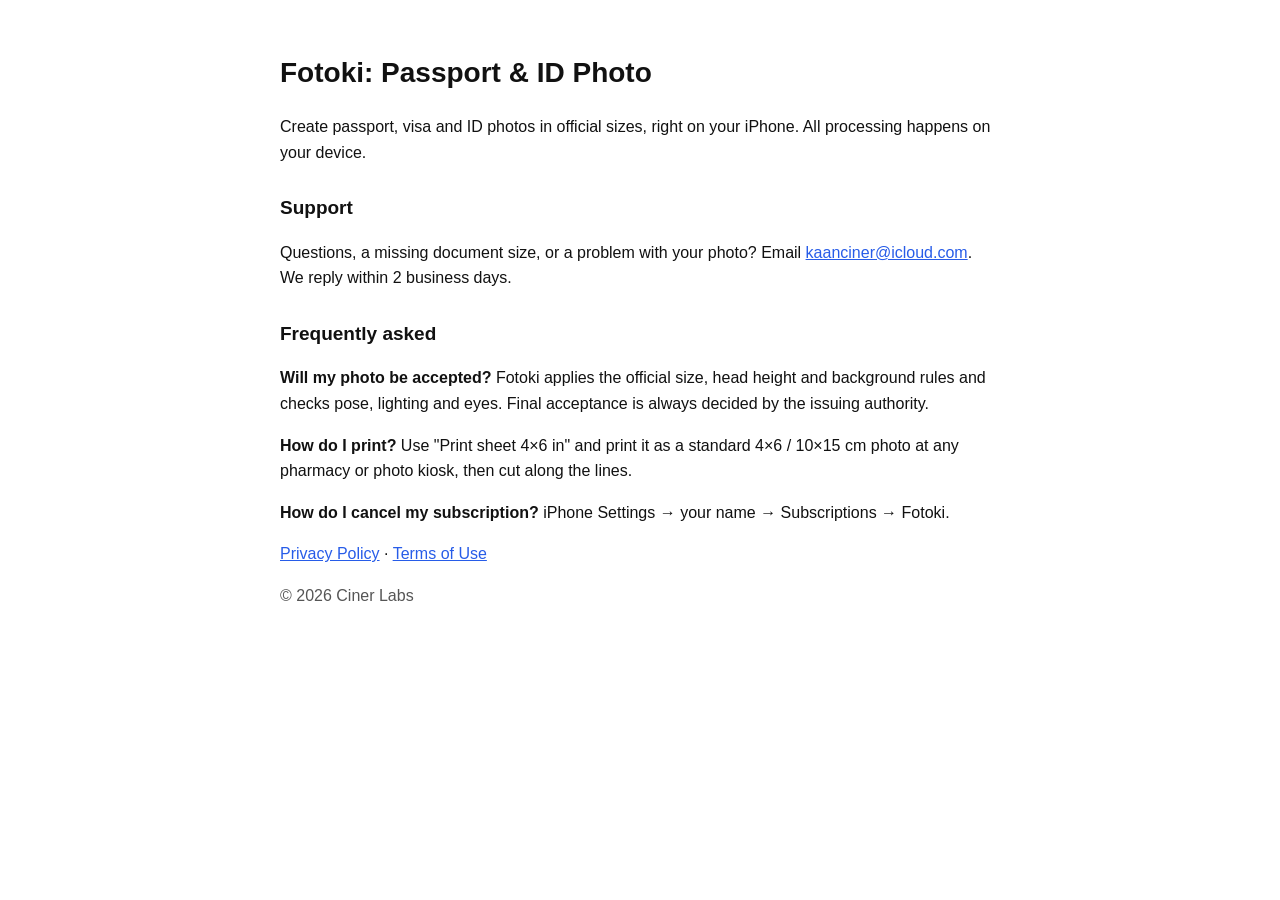
<file: index.html>
<!doctype html><html lang="en"><head><meta charset="utf-8"><meta name="viewport" content="width=device-width,initial-scale=1"><title>Fotoki Support</title><link rel="stylesheet" href="style.css"></head><body>
<h1>Fotoki: Passport &amp; ID Photo</h1>
<p>Create passport, visa and ID photos in official sizes, right on your iPhone. All processing happens on your device.</p>
<h2>Support</h2>
<p>Questions, a missing document size, or a problem with your photo? Email <a href="mailto:kaanciner@icloud.com?subject=Fotoki">kaanciner@icloud.com</a>. We reply within 2 business days.</p>
<h2>Frequently asked</h2>
<p><b>Will my photo be accepted?</b> Fotoki applies the official size, head height and background rules and checks pose, lighting and eyes. Final acceptance is always decided by the issuing authority.</p>
<p><b>How do I print?</b> Use "Print sheet 4×6 in" and print it as a standard 4×6 / 10×15 cm photo at any pharmacy or photo kiosk, then cut along the lines.</p>
<p><b>How do I cancel my subscription?</b> iPhone Settings → your name → Subscriptions → Fotoki.</p>
<p><a href="privacy.html">Privacy Policy</a> · <a href="terms.html">Terms of Use</a></p>
<p class="muted">© 2026 Ciner Labs</p></body></html>
</file>
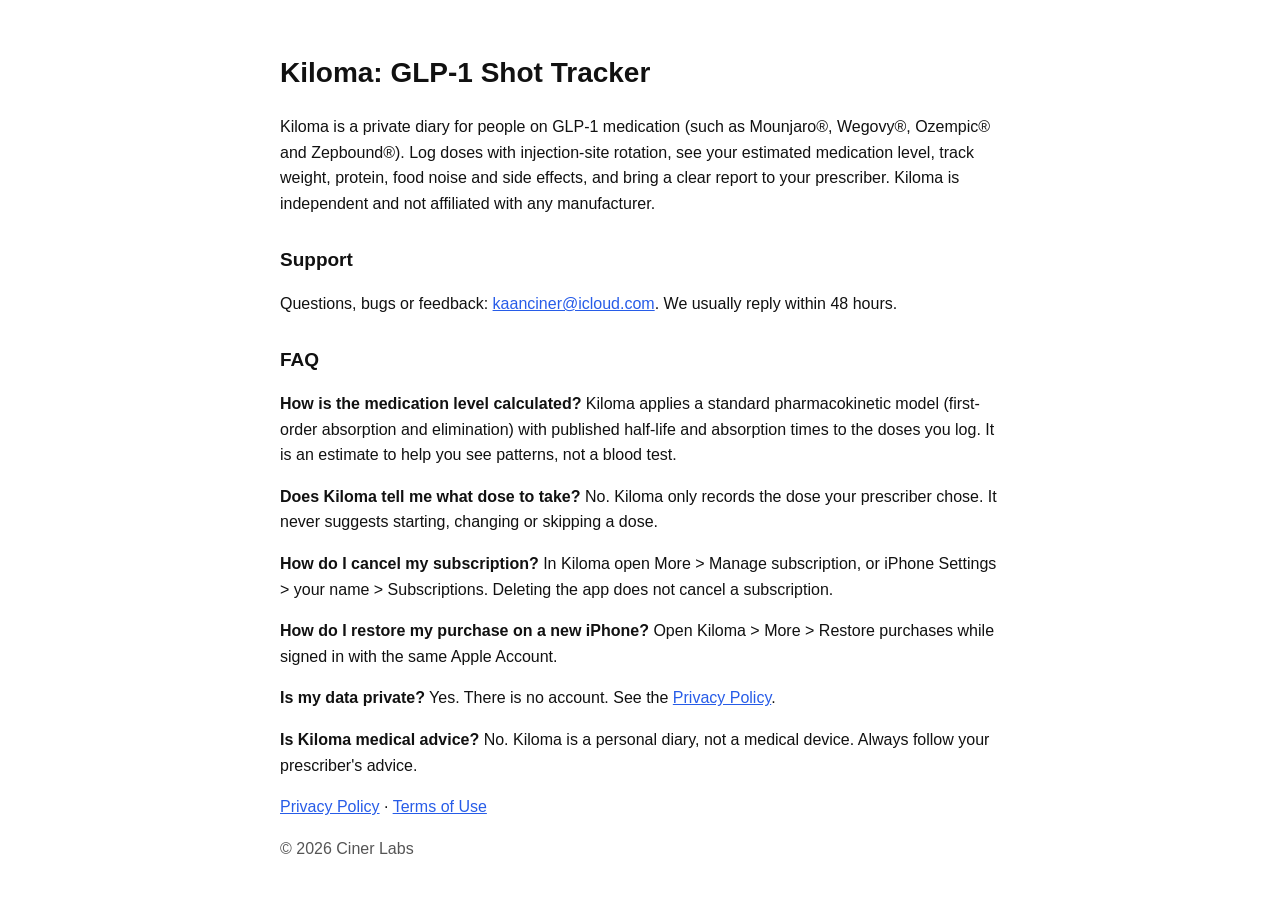
<file: kiloma/index.html>
<!doctype html><html lang="en"><head><meta charset="utf-8"><meta name="viewport" content="width=device-width,initial-scale=1"><title>Kiloma: GLP-1 Shot Tracker – Support</title><link rel="stylesheet" href="../style.css"></head><body>
<h1>Kiloma: GLP-1 Shot Tracker</h1>
<p>Kiloma is a private diary for people on GLP-1 medication (such as Mounjaro®, Wegovy®, Ozempic® and Zepbound®). Log doses with injection-site rotation, see your estimated medication level, track weight, protein, food noise and side effects, and bring a clear report to your prescriber. Kiloma is independent and not affiliated with any manufacturer.</p>
<h2>Support</h2>
<p>Questions, bugs or feedback: <a href="mailto:kaanciner@icloud.com?subject=Kiloma">kaanciner@icloud.com</a>. We usually reply within 48 hours.</p>
<h2>FAQ</h2>
<p><b>How is the medication level calculated?</b> Kiloma applies a standard pharmacokinetic model (first-order absorption and elimination) with published half-life and absorption times to the doses you log. It is an estimate to help you see patterns, not a blood test.</p>
<p><b>Does Kiloma tell me what dose to take?</b> No. Kiloma only records the dose your prescriber chose. It never suggests starting, changing or skipping a dose.</p>
<p><b>How do I cancel my subscription?</b> In Kiloma open More &gt; Manage subscription, or iPhone Settings &gt; your name &gt; Subscriptions. Deleting the app does not cancel a subscription.</p>
<p><b>How do I restore my purchase on a new iPhone?</b> Open Kiloma &gt; More &gt; Restore purchases while signed in with the same Apple Account.</p>
<p><b>Is my data private?</b> Yes. There is no account. See the <a href="privacy.html">Privacy Policy</a>.</p>
<p><b>Is Kiloma medical advice?</b> No. Kiloma is a personal diary, not a medical device. Always follow your prescriber's advice.</p>
<p><a href="privacy.html">Privacy Policy</a> · <a href="terms.html">Terms of Use</a></p>
<p class="muted">© 2026 Ciner Labs</p></body></html>
</file>
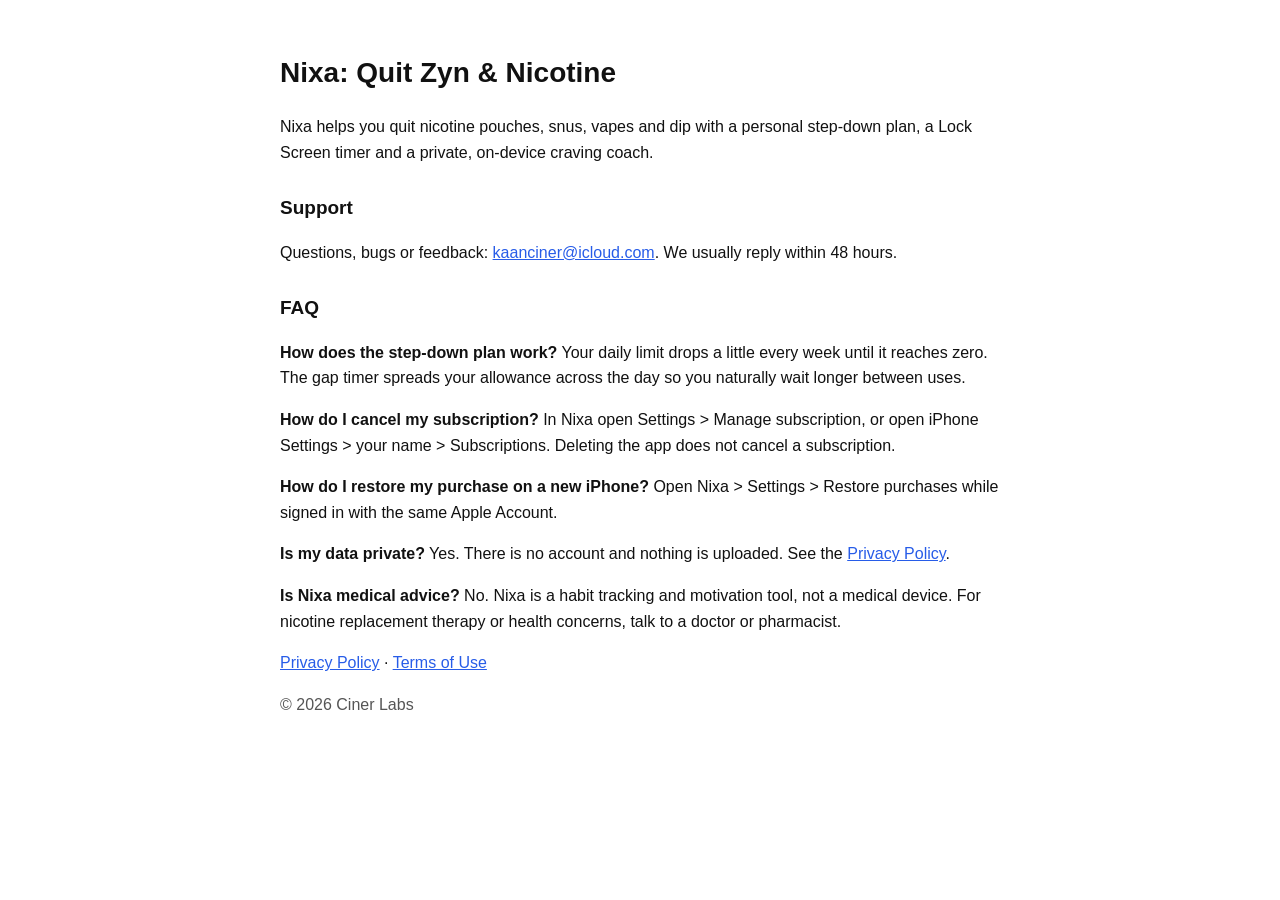
<file: nixa/index.html>
<!doctype html><html lang="en"><head><meta charset="utf-8"><meta name="viewport" content="width=device-width,initial-scale=1"><title>Nixa: Quit Zyn &amp; Nicotine – Support</title><link rel="stylesheet" href="../style.css"></head><body>
<h1>Nixa: Quit Zyn &amp; Nicotine</h1>
<p>Nixa helps you quit nicotine pouches, snus, vapes and dip with a personal step-down plan, a Lock Screen timer and a private, on-device craving coach.</p>
<h2>Support</h2>
<p>Questions, bugs or feedback: <a href="mailto:kaanciner@icloud.com?subject=Nixa">kaanciner@icloud.com</a>. We usually reply within 48 hours.</p>
<h2>FAQ</h2>
<p><b>How does the step-down plan work?</b> Your daily limit drops a little every week until it reaches zero. The gap timer spreads your allowance across the day so you naturally wait longer between uses.</p>
<p><b>How do I cancel my subscription?</b> In Nixa open Settings &gt; Manage subscription, or open iPhone Settings &gt; your name &gt; Subscriptions. Deleting the app does not cancel a subscription.</p>
<p><b>How do I restore my purchase on a new iPhone?</b> Open Nixa &gt; Settings &gt; Restore purchases while signed in with the same Apple Account.</p>
<p><b>Is my data private?</b> Yes. There is no account and nothing is uploaded. See the <a href="privacy.html">Privacy Policy</a>.</p>
<p><b>Is Nixa medical advice?</b> No. Nixa is a habit tracking and motivation tool, not a medical device. For nicotine replacement therapy or health concerns, talk to a doctor or pharmacist.</p>
<p><a href="privacy.html">Privacy Policy</a> · <a href="terms.html">Terms of Use</a></p>
<p class="muted">© 2026 Ciner Labs</p></body></html>
</file>
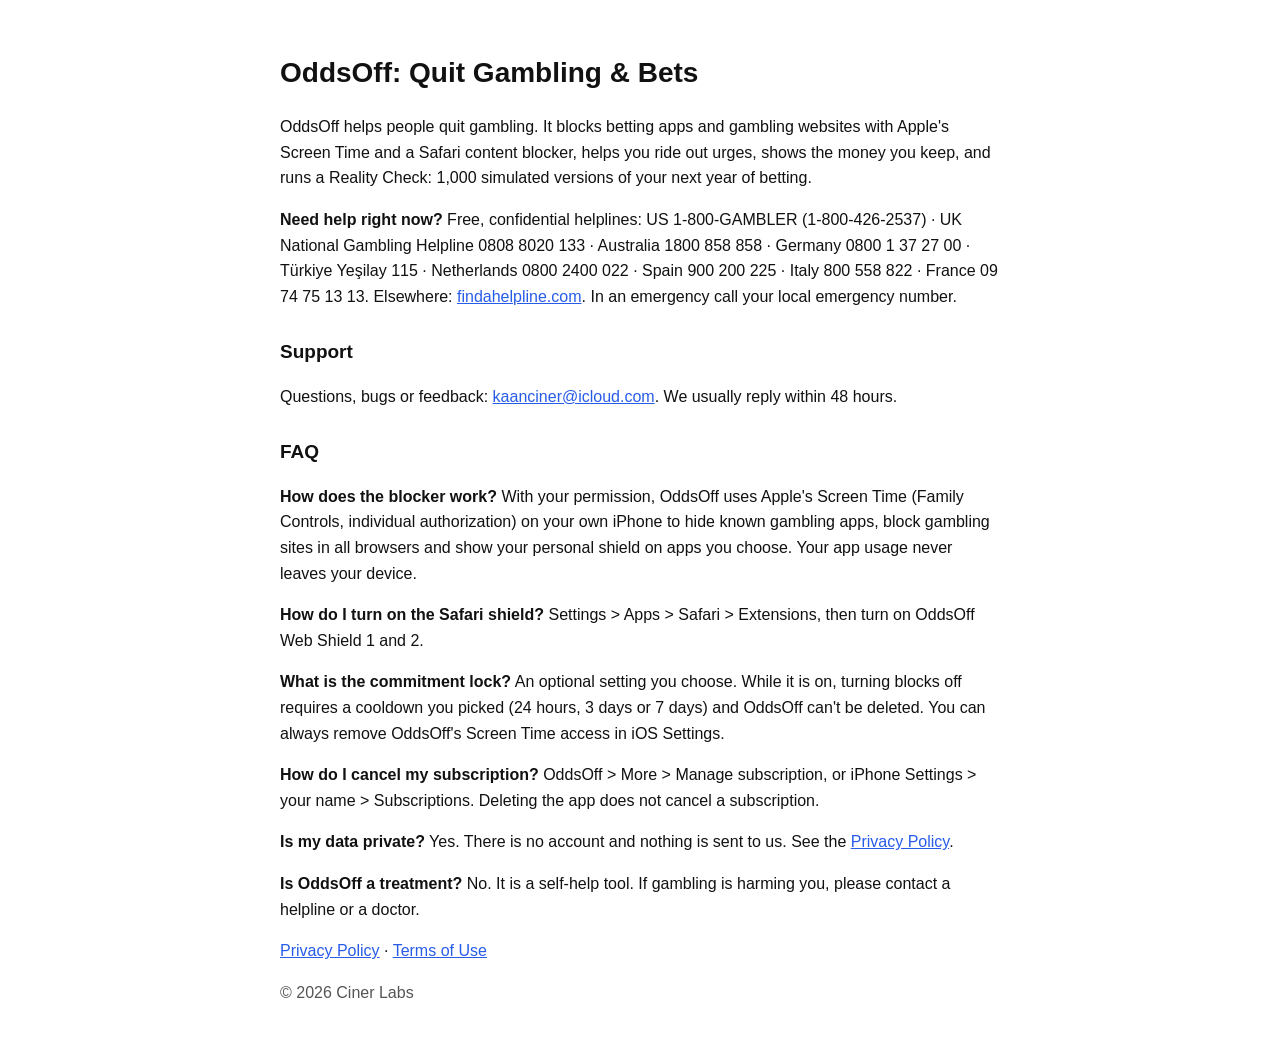
<file: oddsoff/index.html>
<!doctype html><html lang="en"><head><meta charset="utf-8"><meta name="viewport" content="width=device-width,initial-scale=1"><title>OddsOff: Quit Gambling &amp; Bets – Support</title><link rel="stylesheet" href="../style.css"></head><body>
<h1>OddsOff: Quit Gambling &amp; Bets</h1>
<p>OddsOff helps people quit gambling. It blocks betting apps and gambling websites with Apple's Screen Time and a Safari content blocker, helps you ride out urges, shows the money you keep, and runs a Reality Check: 1,000 simulated versions of your next year of betting.</p>
<p><b>Need help right now?</b> Free, confidential helplines: US 1-800-GAMBLER (1-800-426-2537) · UK National Gambling Helpline 0808 8020 133 · Australia 1800 858 858 · Germany 0800 1 37 27 00 · Türkiye Yeşilay 115 · Netherlands 0800 2400 022 · Spain 900 200 225 · Italy 800 558 822 · France 09 74 75 13 13. Elsewhere: <a href="https://findahelpline.com/topics/gambling">findahelpline.com</a>. In an emergency call your local emergency number.</p>
<h2>Support</h2>
<p>Questions, bugs or feedback: <a href="mailto:kaanciner@icloud.com?subject=OddsOff">kaanciner@icloud.com</a>. We usually reply within 48 hours.</p>
<h2>FAQ</h2>
<p><b>How does the blocker work?</b> With your permission, OddsOff uses Apple's Screen Time (Family Controls, individual authorization) on your own iPhone to hide known gambling apps, block gambling sites in all browsers and show your personal shield on apps you choose. Your app usage never leaves your device.</p>
<p><b>How do I turn on the Safari shield?</b> Settings &gt; Apps &gt; Safari &gt; Extensions, then turn on OddsOff Web Shield 1 and 2.</p>
<p><b>What is the commitment lock?</b> An optional setting you choose. While it is on, turning blocks off requires a cooldown you picked (24 hours, 3 days or 7 days) and OddsOff can't be deleted. You can always remove OddsOff's Screen Time access in iOS Settings.</p>
<p><b>How do I cancel my subscription?</b> OddsOff &gt; More &gt; Manage subscription, or iPhone Settings &gt; your name &gt; Subscriptions. Deleting the app does not cancel a subscription.</p>
<p><b>Is my data private?</b> Yes. There is no account and nothing is sent to us. See the <a href="privacy.html">Privacy Policy</a>.</p>
<p><b>Is OddsOff a treatment?</b> No. It is a self-help tool. If gambling is harming you, please contact a helpline or a doctor.</p>
<p><a href="privacy.html">Privacy Policy</a> · <a href="terms.html">Terms of Use</a></p>
<p class="muted">© 2026 Ciner Labs</p></body></html>
</file>
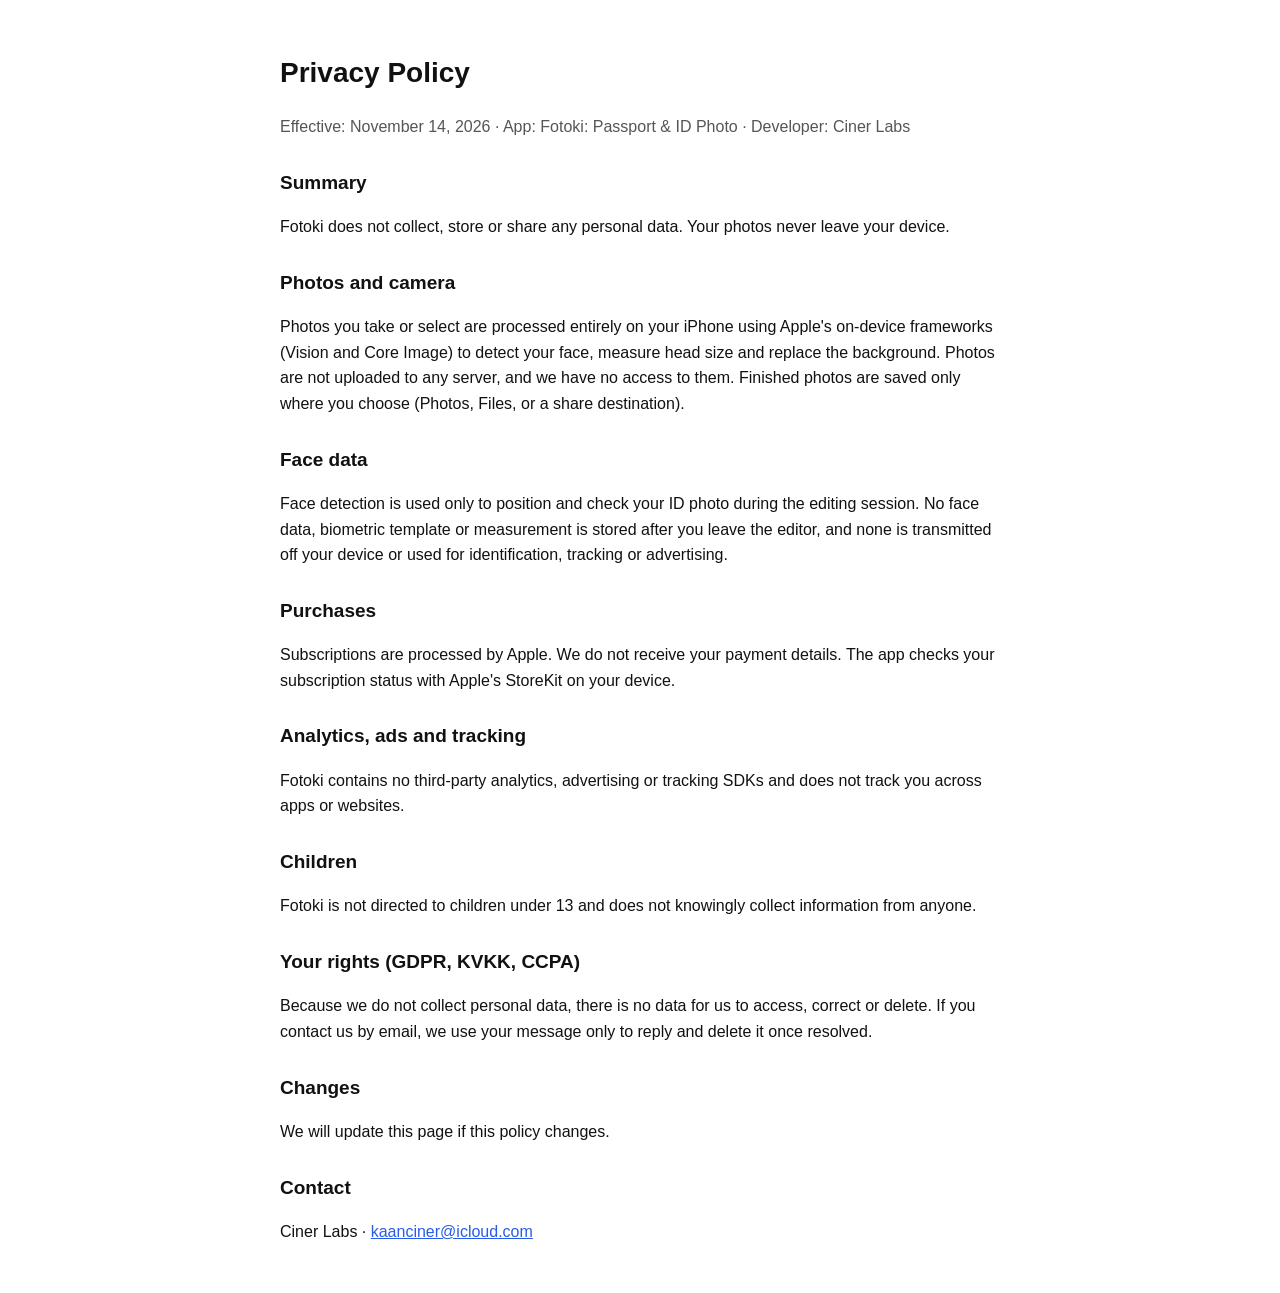
<file: privacy.html>
<!doctype html><html lang="en"><head><meta charset="utf-8"><meta name="viewport" content="width=device-width,initial-scale=1"><title>Fotoki Privacy Policy</title><link rel="stylesheet" href="style.css"></head><body>
<h1>Privacy Policy</h1><p class="muted">Effective: November 14, 2026 · App: Fotoki: Passport &amp; ID Photo · Developer: Ciner Labs</p>
<h2>Summary</h2><p>Fotoki does not collect, store or share any personal data. Your photos never leave your device.</p>
<h2>Photos and camera</h2><p>Photos you take or select are processed entirely on your iPhone using Apple's on-device frameworks (Vision and Core Image) to detect your face, measure head size and replace the background. Photos are not uploaded to any server, and we have no access to them. Finished photos are saved only where you choose (Photos, Files, or a share destination).</p>
<h2>Face data</h2><p>Face detection is used only to position and check your ID photo during the editing session. No face data, biometric template or measurement is stored after you leave the editor, and none is transmitted off your device or used for identification, tracking or advertising.</p>
<h2>Purchases</h2><p>Subscriptions are processed by Apple. We do not receive your payment details. The app checks your subscription status with Apple's StoreKit on your device.</p>
<h2>Analytics, ads and tracking</h2><p>Fotoki contains no third-party analytics, advertising or tracking SDKs and does not track you across apps or websites.</p>
<h2>Children</h2><p>Fotoki is not directed to children under 13 and does not knowingly collect information from anyone.</p>
<h2>Your rights (GDPR, KVKK, CCPA)</h2><p>Because we do not collect personal data, there is no data for us to access, correct or delete. If you contact us by email, we use your message only to reply and delete it once resolved.</p>
<h2>Changes</h2><p>We will update this page if this policy changes.</p>
<h2>Contact</h2><p>Ciner Labs · <a href="mailto:kaanciner@icloud.com">kaanciner@icloud.com</a></p></body></html>
</file>
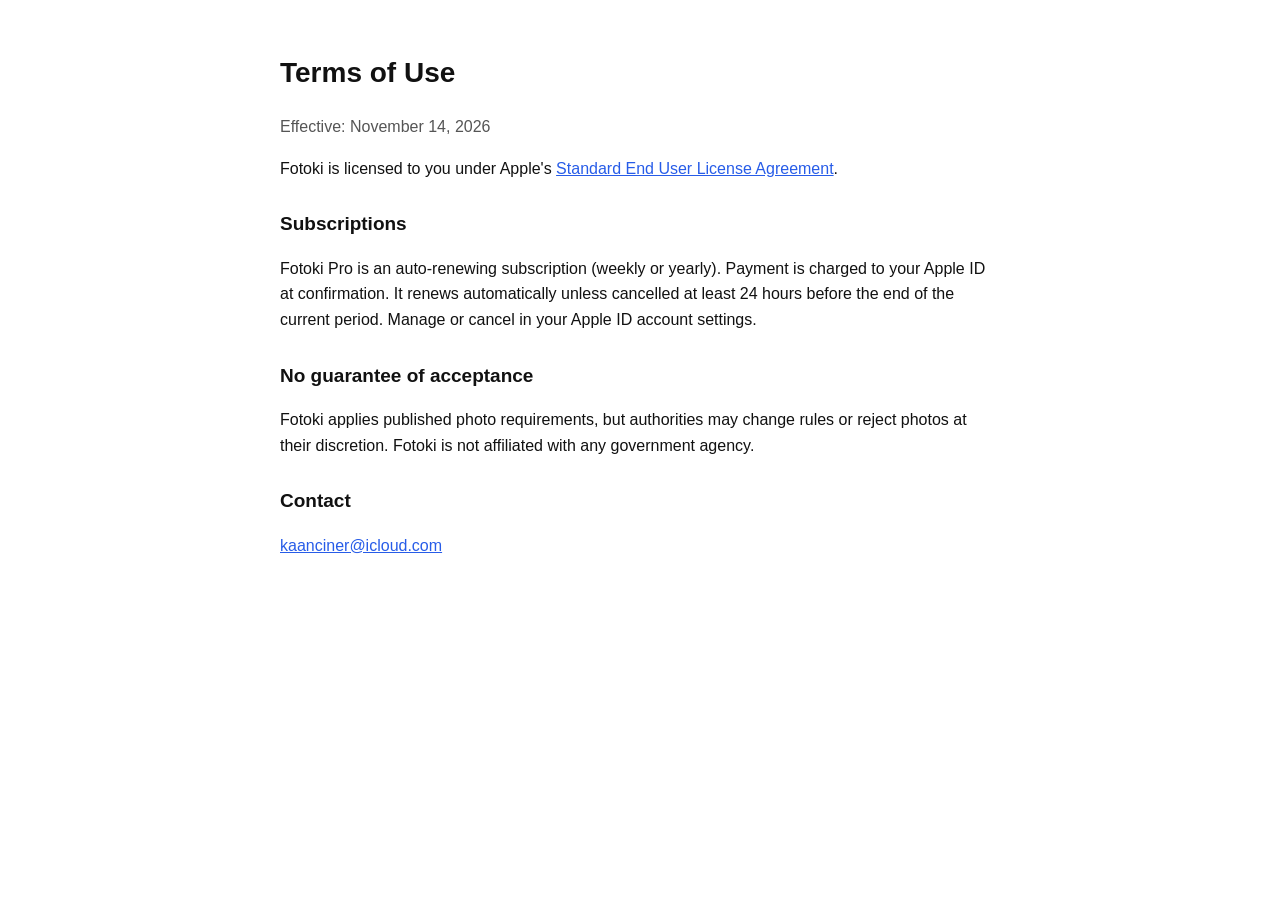
<file: terms.html>
<!doctype html><html lang="en"><head><meta charset="utf-8"><meta name="viewport" content="width=device-width,initial-scale=1"><title>Fotoki Terms of Use</title><link rel="stylesheet" href="style.css"></head><body>
<h1>Terms of Use</h1><p class="muted">Effective: November 14, 2026</p>
<p>Fotoki is licensed to you under Apple's <a href="https://www.apple.com/legal/internet-services/itunes/dev/stdeula/">Standard End User License Agreement</a>.</p>
<h2>Subscriptions</h2><p>Fotoki Pro is an auto-renewing subscription (weekly or yearly). Payment is charged to your Apple ID at confirmation. It renews automatically unless cancelled at least 24 hours before the end of the current period. Manage or cancel in your Apple ID account settings.</p>
<h2>No guarantee of acceptance</h2><p>Fotoki applies published photo requirements, but authorities may change rules or reject photos at their discretion. Fotoki is not affiliated with any government agency.</p>
<h2>Contact</h2><p><a href="mailto:kaanciner@icloud.com">kaanciner@icloud.com</a></p></body></html>
</file>
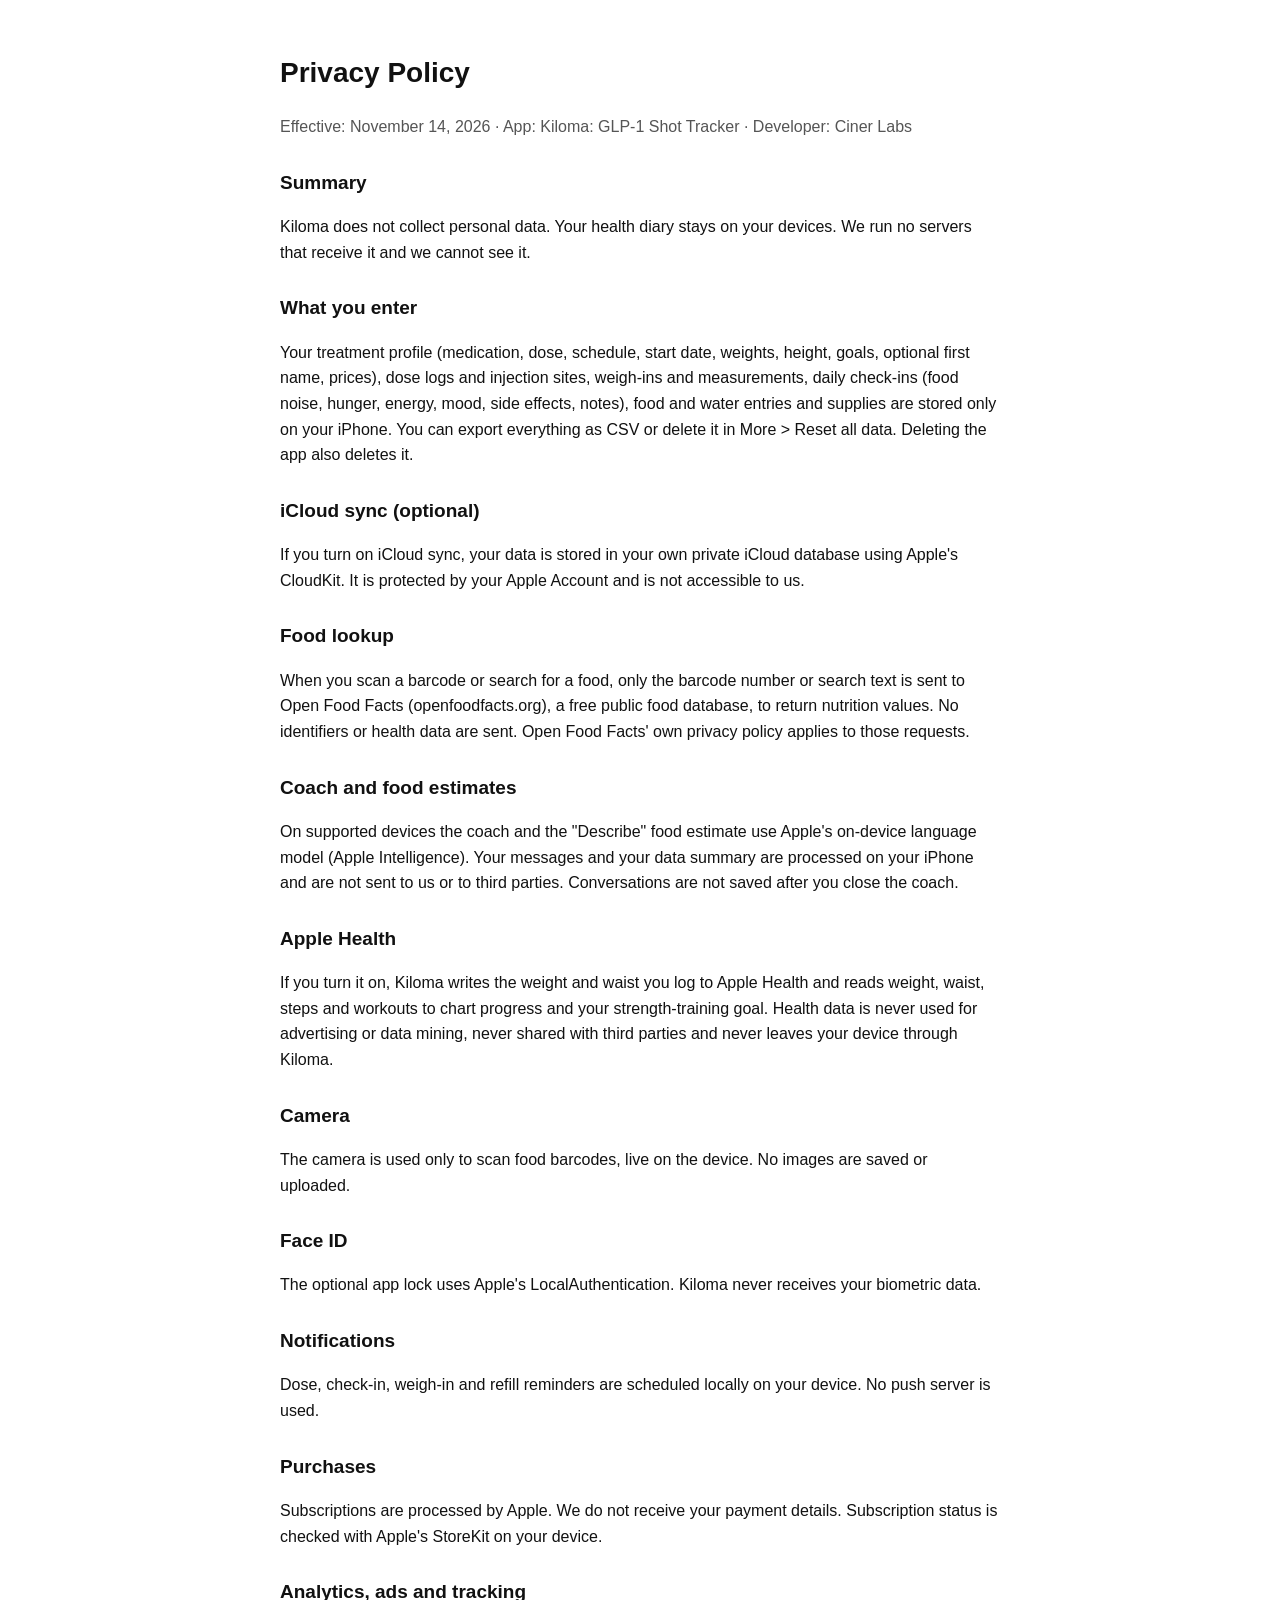
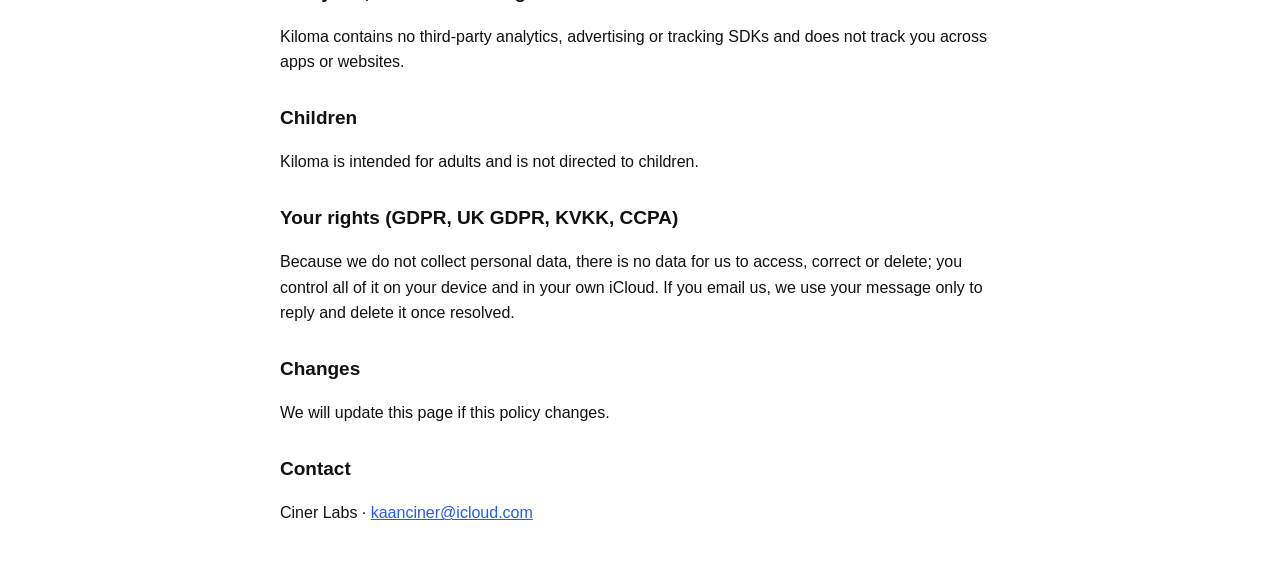
<file: kiloma/privacy.html>
<!doctype html><html lang="en"><head><meta charset="utf-8"><meta name="viewport" content="width=device-width,initial-scale=1"><title>Kiloma Privacy Policy</title><link rel="stylesheet" href="../style.css"></head><body>
<h1>Privacy Policy</h1><p class="muted">Effective: November 14, 2026 · App: Kiloma: GLP-1 Shot Tracker · Developer: Ciner Labs</p>
<h2>Summary</h2><p>Kiloma does not collect personal data. Your health diary stays on your devices. We run no servers that receive it and we cannot see it.</p>
<h2>What you enter</h2><p>Your treatment profile (medication, dose, schedule, start date, weights, height, goals, optional first name, prices), dose logs and injection sites, weigh-ins and measurements, daily check-ins (food noise, hunger, energy, mood, side effects, notes), food and water entries and supplies are stored only on your iPhone. You can export everything as CSV or delete it in More &gt; Reset all data. Deleting the app also deletes it.</p>
<h2>iCloud sync (optional)</h2><p>If you turn on iCloud sync, your data is stored in your own private iCloud database using Apple's CloudKit. It is protected by your Apple Account and is not accessible to us.</p>
<h2>Food lookup</h2><p>When you scan a barcode or search for a food, only the barcode number or search text is sent to Open Food Facts (openfoodfacts.org), a free public food database, to return nutrition values. No identifiers or health data are sent. Open Food Facts' own privacy policy applies to those requests.</p>
<h2>Coach and food estimates</h2><p>On supported devices the coach and the "Describe" food estimate use Apple's on-device language model (Apple Intelligence). Your messages and your data summary are processed on your iPhone and are not sent to us or to third parties. Conversations are not saved after you close the coach.</p>
<h2>Apple Health</h2><p>If you turn it on, Kiloma writes the weight and waist you log to Apple Health and reads weight, waist, steps and workouts to chart progress and your strength-training goal. Health data is never used for advertising or data mining, never shared with third parties and never leaves your device through Kiloma.</p>
<h2>Camera</h2><p>The camera is used only to scan food barcodes, live on the device. No images are saved or uploaded.</p>
<h2>Face ID</h2><p>The optional app lock uses Apple's LocalAuthentication. Kiloma never receives your biometric data.</p>
<h2>Notifications</h2><p>Dose, check-in, weigh-in and refill reminders are scheduled locally on your device. No push server is used.</p>
<h2>Purchases</h2><p>Subscriptions are processed by Apple. We do not receive your payment details. Subscription status is checked with Apple's StoreKit on your device.</p>
<h2>Analytics, ads and tracking</h2><p>Kiloma contains no third-party analytics, advertising or tracking SDKs and does not track you across apps or websites.</p>
<h2>Children</h2><p>Kiloma is intended for adults and is not directed to children.</p>
<h2>Your rights (GDPR, UK GDPR, KVKK, CCPA)</h2><p>Because we do not collect personal data, there is no data for us to access, correct or delete; you control all of it on your device and in your own iCloud. If you email us, we use your message only to reply and delete it once resolved.</p>
<h2>Changes</h2><p>We will update this page if this policy changes.</p>
<h2>Contact</h2><p>Ciner Labs · <a href="mailto:kaanciner@icloud.com">kaanciner@icloud.com</a></p></body></html>
</file>
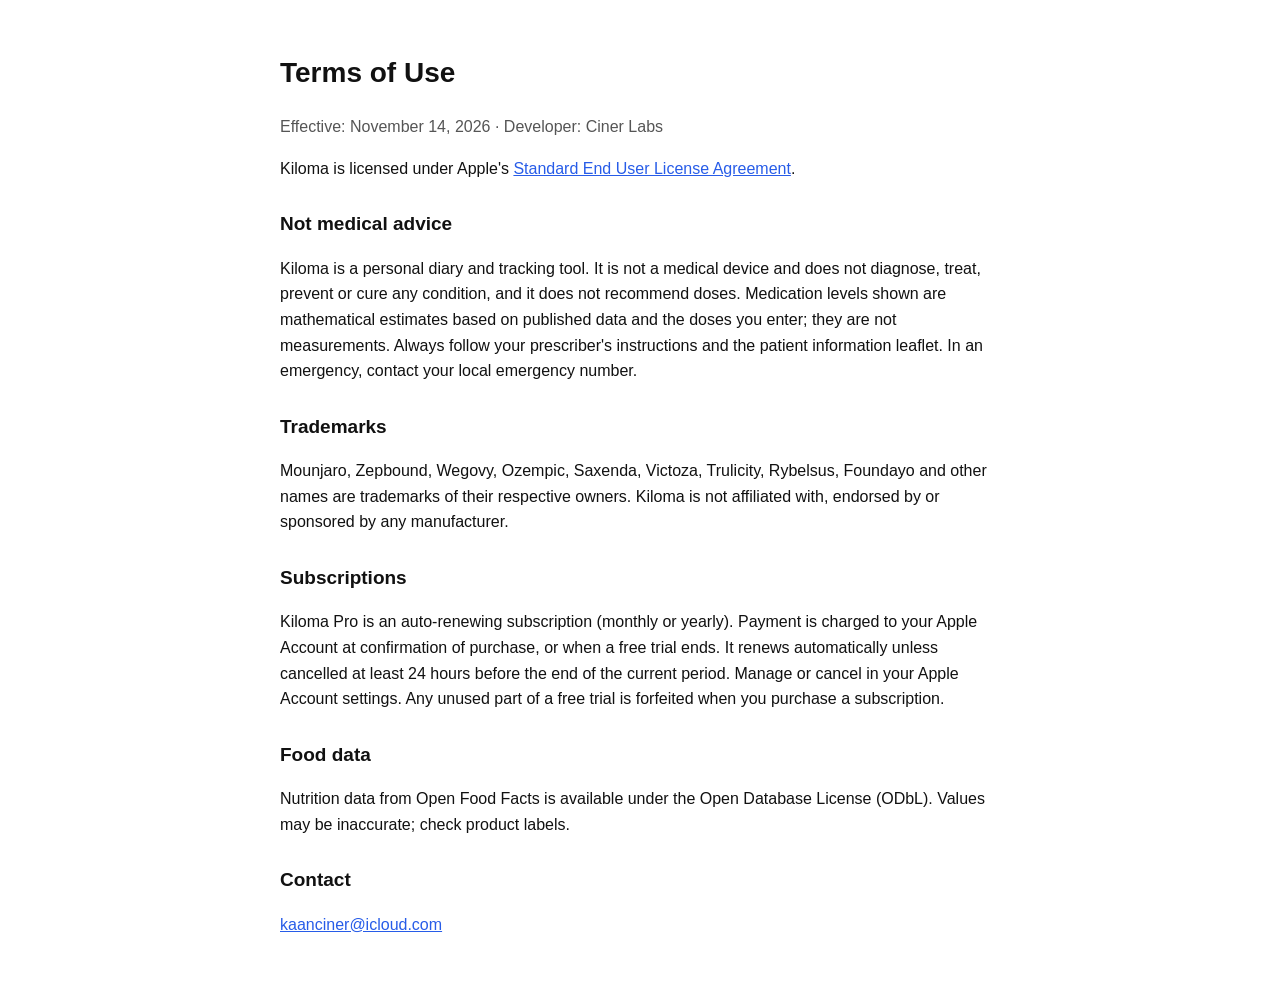
<file: kiloma/terms.html>
<!doctype html><html lang="en"><head><meta charset="utf-8"><meta name="viewport" content="width=device-width,initial-scale=1"><title>Kiloma Terms of Use</title><link rel="stylesheet" href="../style.css"></head><body>
<h1>Terms of Use</h1><p class="muted">Effective: November 14, 2026 · Developer: Ciner Labs</p>
<p>Kiloma is licensed under Apple's <a href="https://www.apple.com/legal/internet-services/itunes/dev/stdeula/">Standard End User License Agreement</a>.</p>
<h2>Not medical advice</h2><p>Kiloma is a personal diary and tracking tool. It is not a medical device and does not diagnose, treat, prevent or cure any condition, and it does not recommend doses. Medication levels shown are mathematical estimates based on published data and the doses you enter; they are not measurements. Always follow your prescriber's instructions and the patient information leaflet. In an emergency, contact your local emergency number.</p>
<h2>Trademarks</h2><p>Mounjaro, Zepbound, Wegovy, Ozempic, Saxenda, Victoza, Trulicity, Rybelsus, Foundayo and other names are trademarks of their respective owners. Kiloma is not affiliated with, endorsed by or sponsored by any manufacturer.</p>
<h2>Subscriptions</h2><p>Kiloma Pro is an auto-renewing subscription (monthly or yearly). Payment is charged to your Apple Account at confirmation of purchase, or when a free trial ends. It renews automatically unless cancelled at least 24 hours before the end of the current period. Manage or cancel in your Apple Account settings. Any unused part of a free trial is forfeited when you purchase a subscription.</p>
<h2>Food data</h2><p>Nutrition data from Open Food Facts is available under the Open Database License (ODbL). Values may be inaccurate; check product labels.</p>
<h2>Contact</h2><p><a href="mailto:kaanciner@icloud.com">kaanciner@icloud.com</a></p></body></html>
</file>
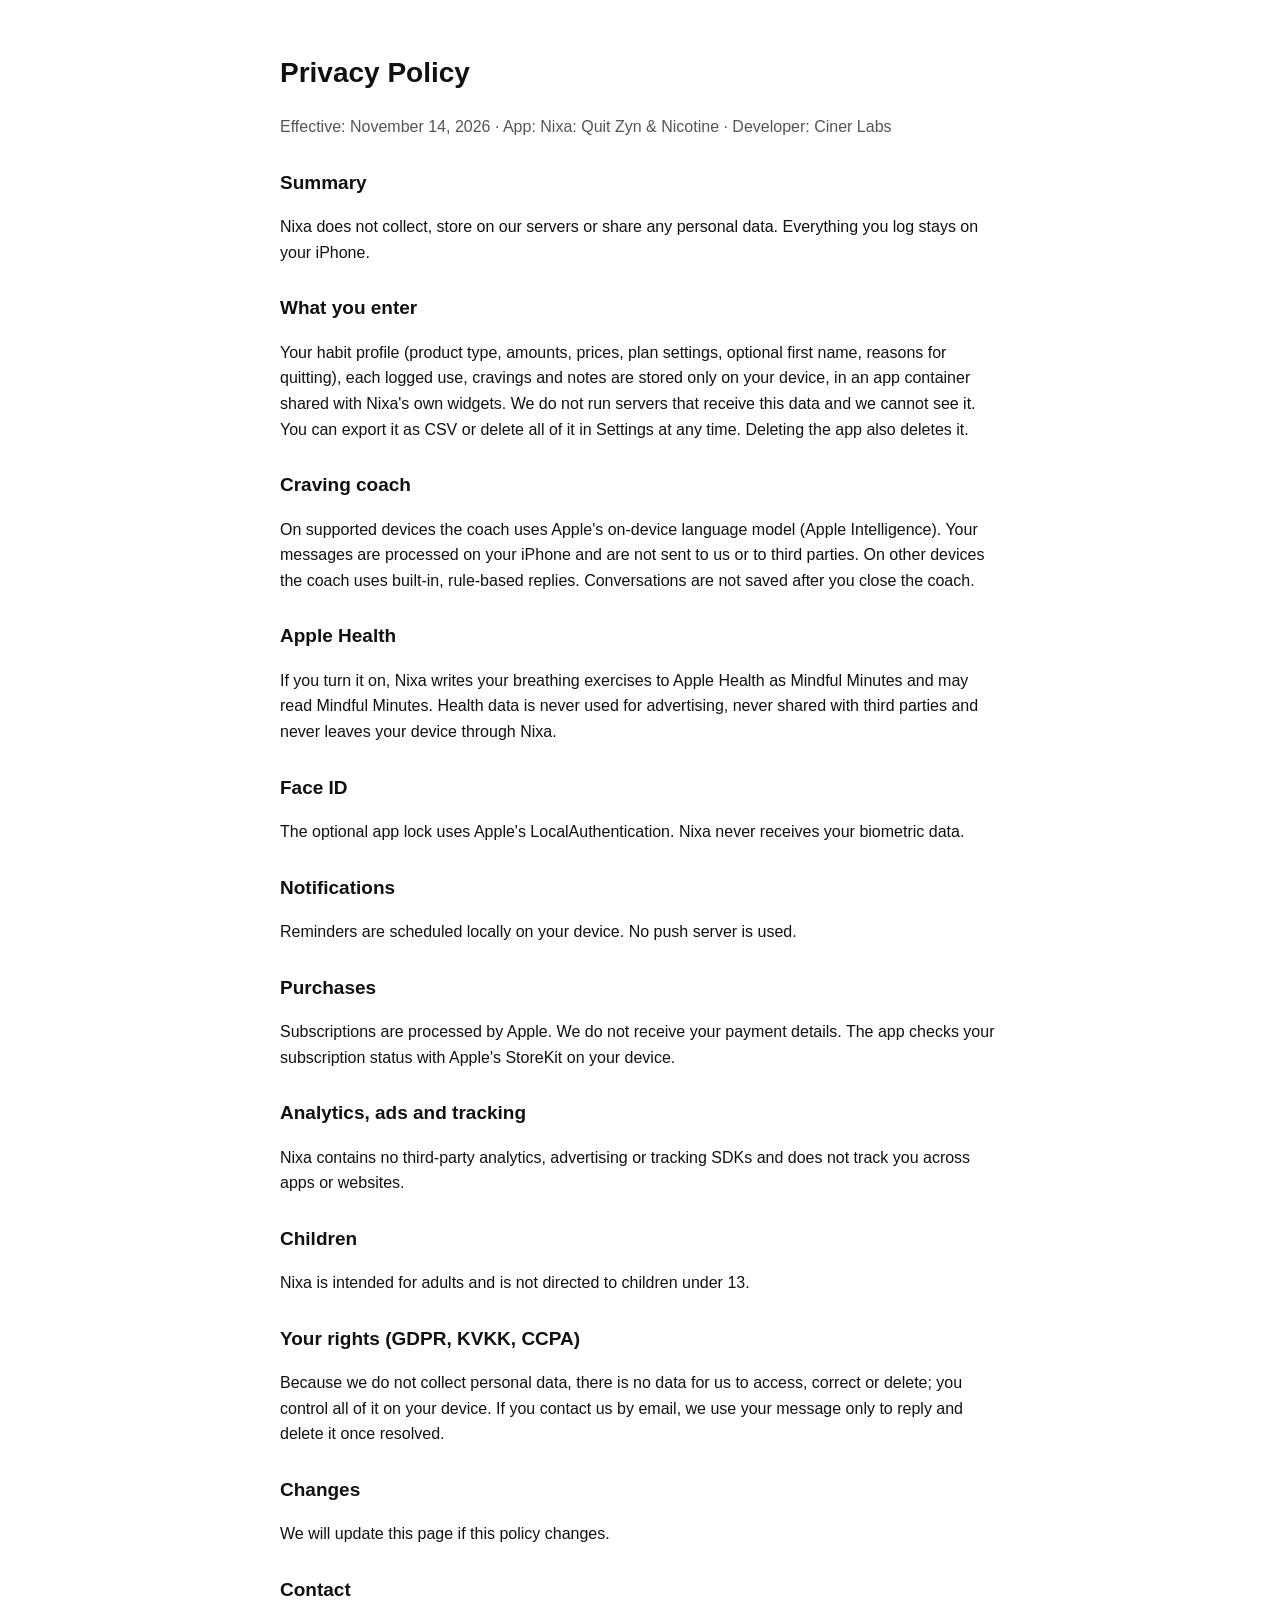
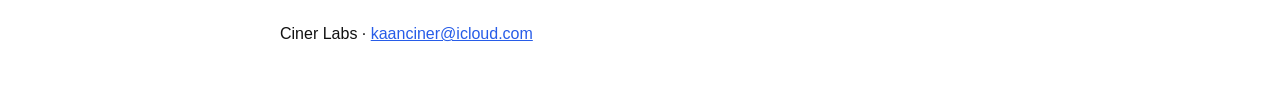
<file: nixa/privacy.html>
<!doctype html><html lang="en"><head><meta charset="utf-8"><meta name="viewport" content="width=device-width,initial-scale=1"><title>Nixa Privacy Policy</title><link rel="stylesheet" href="../style.css"></head><body>
<h1>Privacy Policy</h1><p class="muted">Effective: November 14, 2026 · App: Nixa: Quit Zyn &amp; Nicotine · Developer: Ciner Labs</p>
<h2>Summary</h2><p>Nixa does not collect, store on our servers or share any personal data. Everything you log stays on your iPhone.</p>
<h2>What you enter</h2><p>Your habit profile (product type, amounts, prices, plan settings, optional first name, reasons for quitting), each logged use, cravings and notes are stored only on your device, in an app container shared with Nixa's own widgets. We do not run servers that receive this data and we cannot see it. You can export it as CSV or delete all of it in Settings at any time. Deleting the app also deletes it.</p>
<h2>Craving coach</h2><p>On supported devices the coach uses Apple's on-device language model (Apple Intelligence). Your messages are processed on your iPhone and are not sent to us or to third parties. On other devices the coach uses built-in, rule-based replies. Conversations are not saved after you close the coach.</p>
<h2>Apple Health</h2><p>If you turn it on, Nixa writes your breathing exercises to Apple Health as Mindful Minutes and may read Mindful Minutes. Health data is never used for advertising, never shared with third parties and never leaves your device through Nixa.</p>
<h2>Face ID</h2><p>The optional app lock uses Apple's LocalAuthentication. Nixa never receives your biometric data.</p>
<h2>Notifications</h2><p>Reminders are scheduled locally on your device. No push server is used.</p>
<h2>Purchases</h2><p>Subscriptions are processed by Apple. We do not receive your payment details. The app checks your subscription status with Apple's StoreKit on your device.</p>
<h2>Analytics, ads and tracking</h2><p>Nixa contains no third-party analytics, advertising or tracking SDKs and does not track you across apps or websites.</p>
<h2>Children</h2><p>Nixa is intended for adults and is not directed to children under 13.</p>
<h2>Your rights (GDPR, KVKK, CCPA)</h2><p>Because we do not collect personal data, there is no data for us to access, correct or delete; you control all of it on your device. If you contact us by email, we use your message only to reply and delete it once resolved.</p>
<h2>Changes</h2><p>We will update this page if this policy changes.</p>
<h2>Contact</h2><p>Ciner Labs · <a href="mailto:kaanciner@icloud.com">kaanciner@icloud.com</a></p></body></html>
</file>
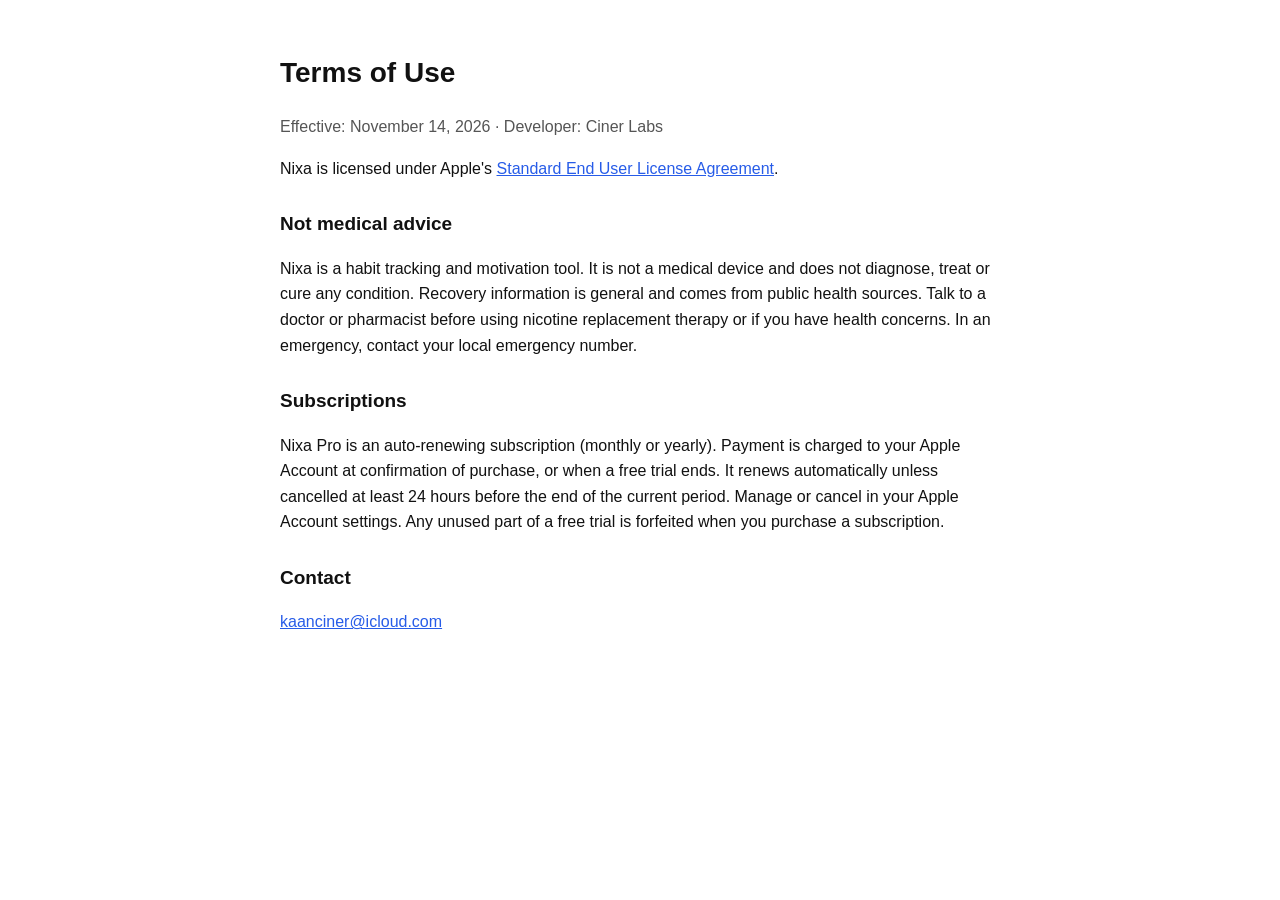
<file: nixa/terms.html>
<!doctype html><html lang="en"><head><meta charset="utf-8"><meta name="viewport" content="width=device-width,initial-scale=1"><title>Nixa Terms of Use</title><link rel="stylesheet" href="../style.css"></head><body>
<h1>Terms of Use</h1><p class="muted">Effective: November 14, 2026 · Developer: Ciner Labs</p>
<p>Nixa is licensed under Apple's <a href="https://www.apple.com/legal/internet-services/itunes/dev/stdeula/">Standard End User License Agreement</a>.</p>
<h2>Not medical advice</h2><p>Nixa is a habit tracking and motivation tool. It is not a medical device and does not diagnose, treat or cure any condition. Recovery information is general and comes from public health sources. Talk to a doctor or pharmacist before using nicotine replacement therapy or if you have health concerns. In an emergency, contact your local emergency number.</p>
<h2>Subscriptions</h2><p>Nixa Pro is an auto-renewing subscription (monthly or yearly). Payment is charged to your Apple Account at confirmation of purchase, or when a free trial ends. It renews automatically unless cancelled at least 24 hours before the end of the current period. Manage or cancel in your Apple Account settings. Any unused part of a free trial is forfeited when you purchase a subscription.</p>
<h2>Contact</h2><p><a href="mailto:kaanciner@icloud.com">kaanciner@icloud.com</a></p></body></html>
</file>
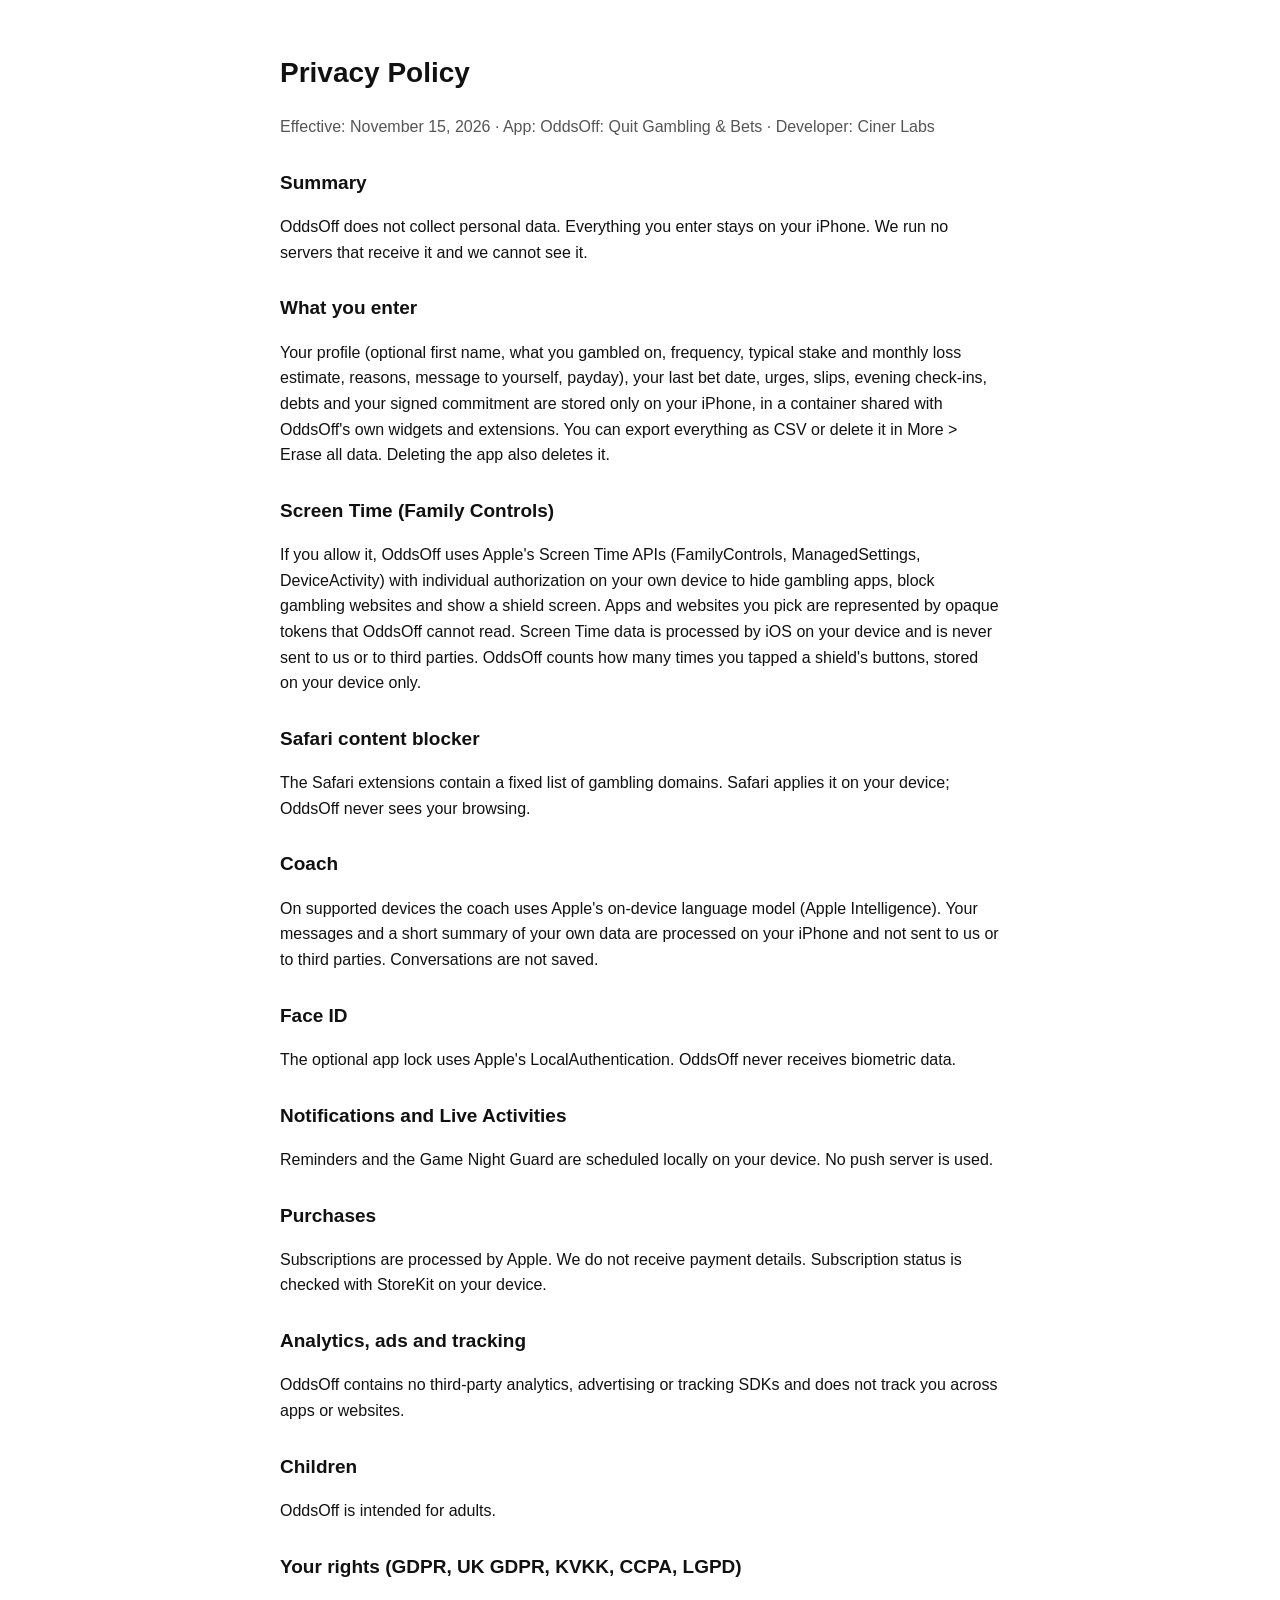
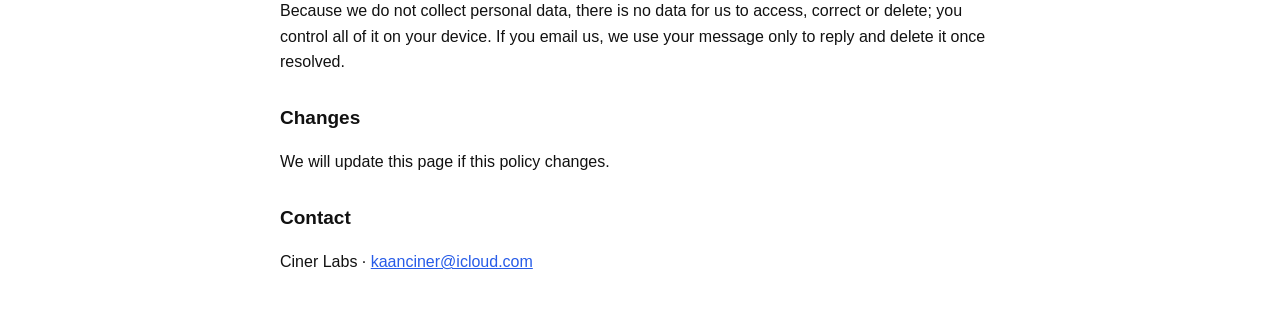
<file: oddsoff/privacy.html>
<!doctype html><html lang="en"><head><meta charset="utf-8"><meta name="viewport" content="width=device-width,initial-scale=1"><title>OddsOff Privacy Policy</title><link rel="stylesheet" href="../style.css"></head><body>
<h1>Privacy Policy</h1><p class="muted">Effective: November 15, 2026 · App: OddsOff: Quit Gambling &amp; Bets · Developer: Ciner Labs</p>
<h2>Summary</h2><p>OddsOff does not collect personal data. Everything you enter stays on your iPhone. We run no servers that receive it and we cannot see it.</p>
<h2>What you enter</h2><p>Your profile (optional first name, what you gambled on, frequency, typical stake and monthly loss estimate, reasons, message to yourself, payday), your last bet date, urges, slips, evening check-ins, debts and your signed commitment are stored only on your iPhone, in a container shared with OddsOff's own widgets and extensions. You can export everything as CSV or delete it in More &gt; Erase all data. Deleting the app also deletes it.</p>
<h2>Screen Time (Family Controls)</h2><p>If you allow it, OddsOff uses Apple's Screen Time APIs (FamilyControls, ManagedSettings, DeviceActivity) with individual authorization on your own device to hide gambling apps, block gambling websites and show a shield screen. Apps and websites you pick are represented by opaque tokens that OddsOff cannot read. Screen Time data is processed by iOS on your device and is never sent to us or to third parties. OddsOff counts how many times you tapped a shield's buttons, stored on your device only.</p>
<h2>Safari content blocker</h2><p>The Safari extensions contain a fixed list of gambling domains. Safari applies it on your device; OddsOff never sees your browsing.</p>
<h2>Coach</h2><p>On supported devices the coach uses Apple's on-device language model (Apple Intelligence). Your messages and a short summary of your own data are processed on your iPhone and not sent to us or to third parties. Conversations are not saved.</p>
<h2>Face ID</h2><p>The optional app lock uses Apple's LocalAuthentication. OddsOff never receives biometric data.</p>
<h2>Notifications and Live Activities</h2><p>Reminders and the Game Night Guard are scheduled locally on your device. No push server is used.</p>
<h2>Purchases</h2><p>Subscriptions are processed by Apple. We do not receive payment details. Subscription status is checked with StoreKit on your device.</p>
<h2>Analytics, ads and tracking</h2><p>OddsOff contains no third-party analytics, advertising or tracking SDKs and does not track you across apps or websites.</p>
<h2>Children</h2><p>OddsOff is intended for adults.</p>
<h2>Your rights (GDPR, UK GDPR, KVKK, CCPA, LGPD)</h2><p>Because we do not collect personal data, there is no data for us to access, correct or delete; you control all of it on your device. If you email us, we use your message only to reply and delete it once resolved.</p>
<h2>Changes</h2><p>We will update this page if this policy changes.</p>
<h2>Contact</h2><p>Ciner Labs · <a href="mailto:kaanciner@icloud.com">kaanciner@icloud.com</a></p></body></html>
</file>
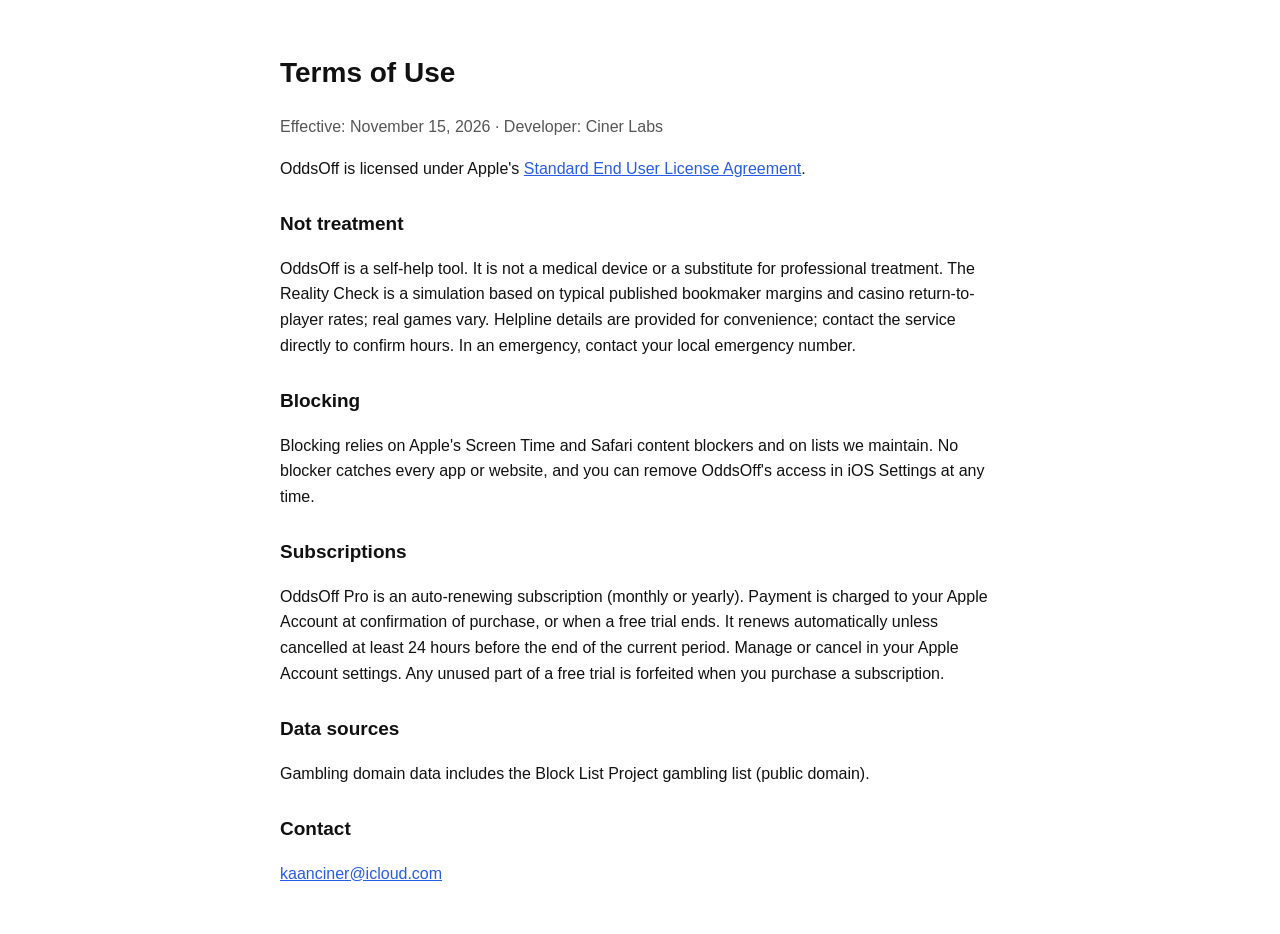
<file: oddsoff/terms.html>
<!doctype html><html lang="en"><head><meta charset="utf-8"><meta name="viewport" content="width=device-width,initial-scale=1"><title>OddsOff Terms of Use</title><link rel="stylesheet" href="../style.css"></head><body>
<h1>Terms of Use</h1><p class="muted">Effective: November 15, 2026 · Developer: Ciner Labs</p>
<p>OddsOff is licensed under Apple's <a href="https://www.apple.com/legal/internet-services/itunes/dev/stdeula/">Standard End User License Agreement</a>.</p>
<h2>Not treatment</h2><p>OddsOff is a self-help tool. It is not a medical device or a substitute for professional treatment. The Reality Check is a simulation based on typical published bookmaker margins and casino return-to-player rates; real games vary. Helpline details are provided for convenience; contact the service directly to confirm hours. In an emergency, contact your local emergency number.</p>
<h2>Blocking</h2><p>Blocking relies on Apple's Screen Time and Safari content blockers and on lists we maintain. No blocker catches every app or website, and you can remove OddsOff's access in iOS Settings at any time.</p>
<h2>Subscriptions</h2><p>OddsOff Pro is an auto-renewing subscription (monthly or yearly). Payment is charged to your Apple Account at confirmation of purchase, or when a free trial ends. It renews automatically unless cancelled at least 24 hours before the end of the current period. Manage or cancel in your Apple Account settings. Any unused part of a free trial is forfeited when you purchase a subscription.</p>
<h2>Data sources</h2><p>Gambling domain data includes the Block List Project gambling list (public domain).</p>
<h2>Contact</h2><p><a href="mailto:kaanciner@icloud.com">kaanciner@icloud.com</a></p></body></html>
</file>
<file: style.css>
:root{--fg:#111;--muted:#555;--bg:#fff;--accent:#275ce8}
@media (prefers-color-scheme:dark){:root{--fg:#eee;--muted:#aaa;--bg:#111}}
body{font:16px/1.6 -apple-system,BlinkMacSystemFont,"Segoe UI",sans-serif;max-width:720px;margin:0 auto;padding:32px 16px;color:var(--fg);background:var(--bg)}
h1{font-size:28px}h2{font-size:19px;margin-top:28px}a{color:var(--accent)}p,li{color:var(--fg)}.muted{color:var(--muted)}
</file>
